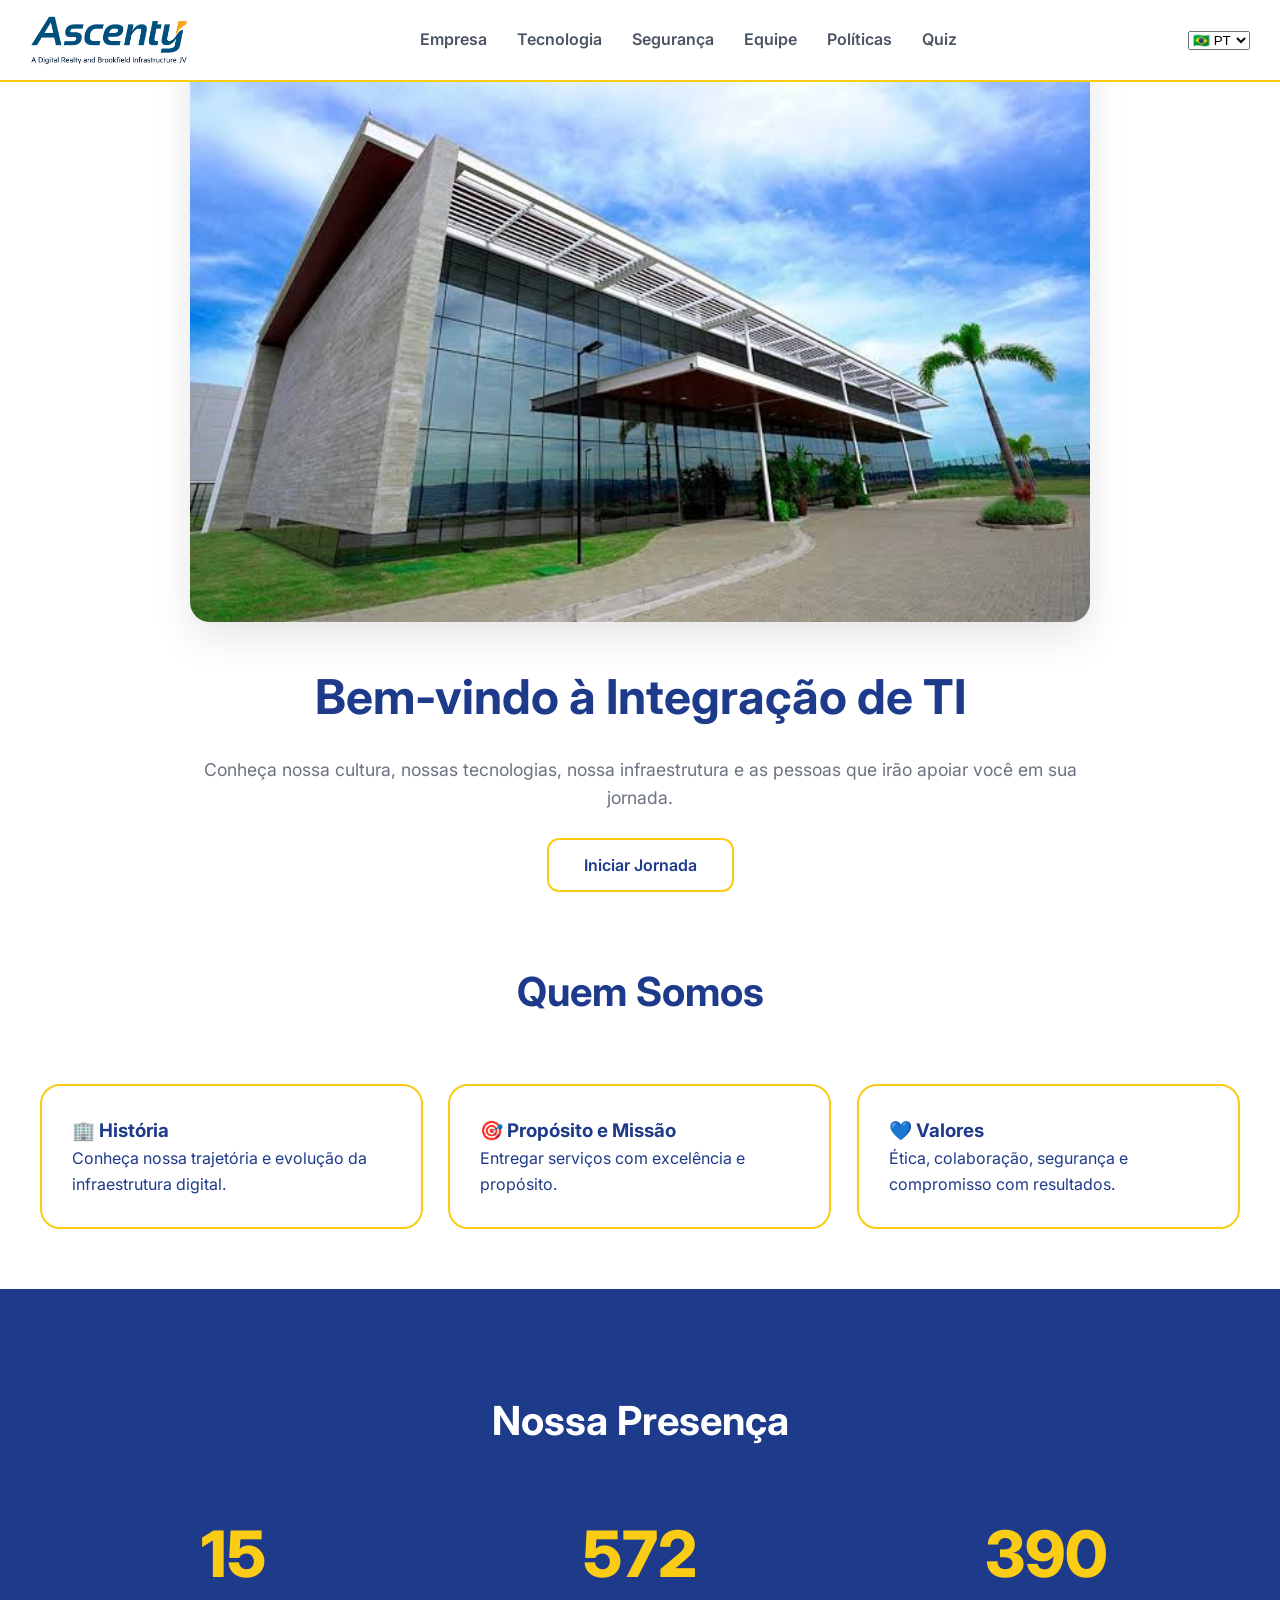
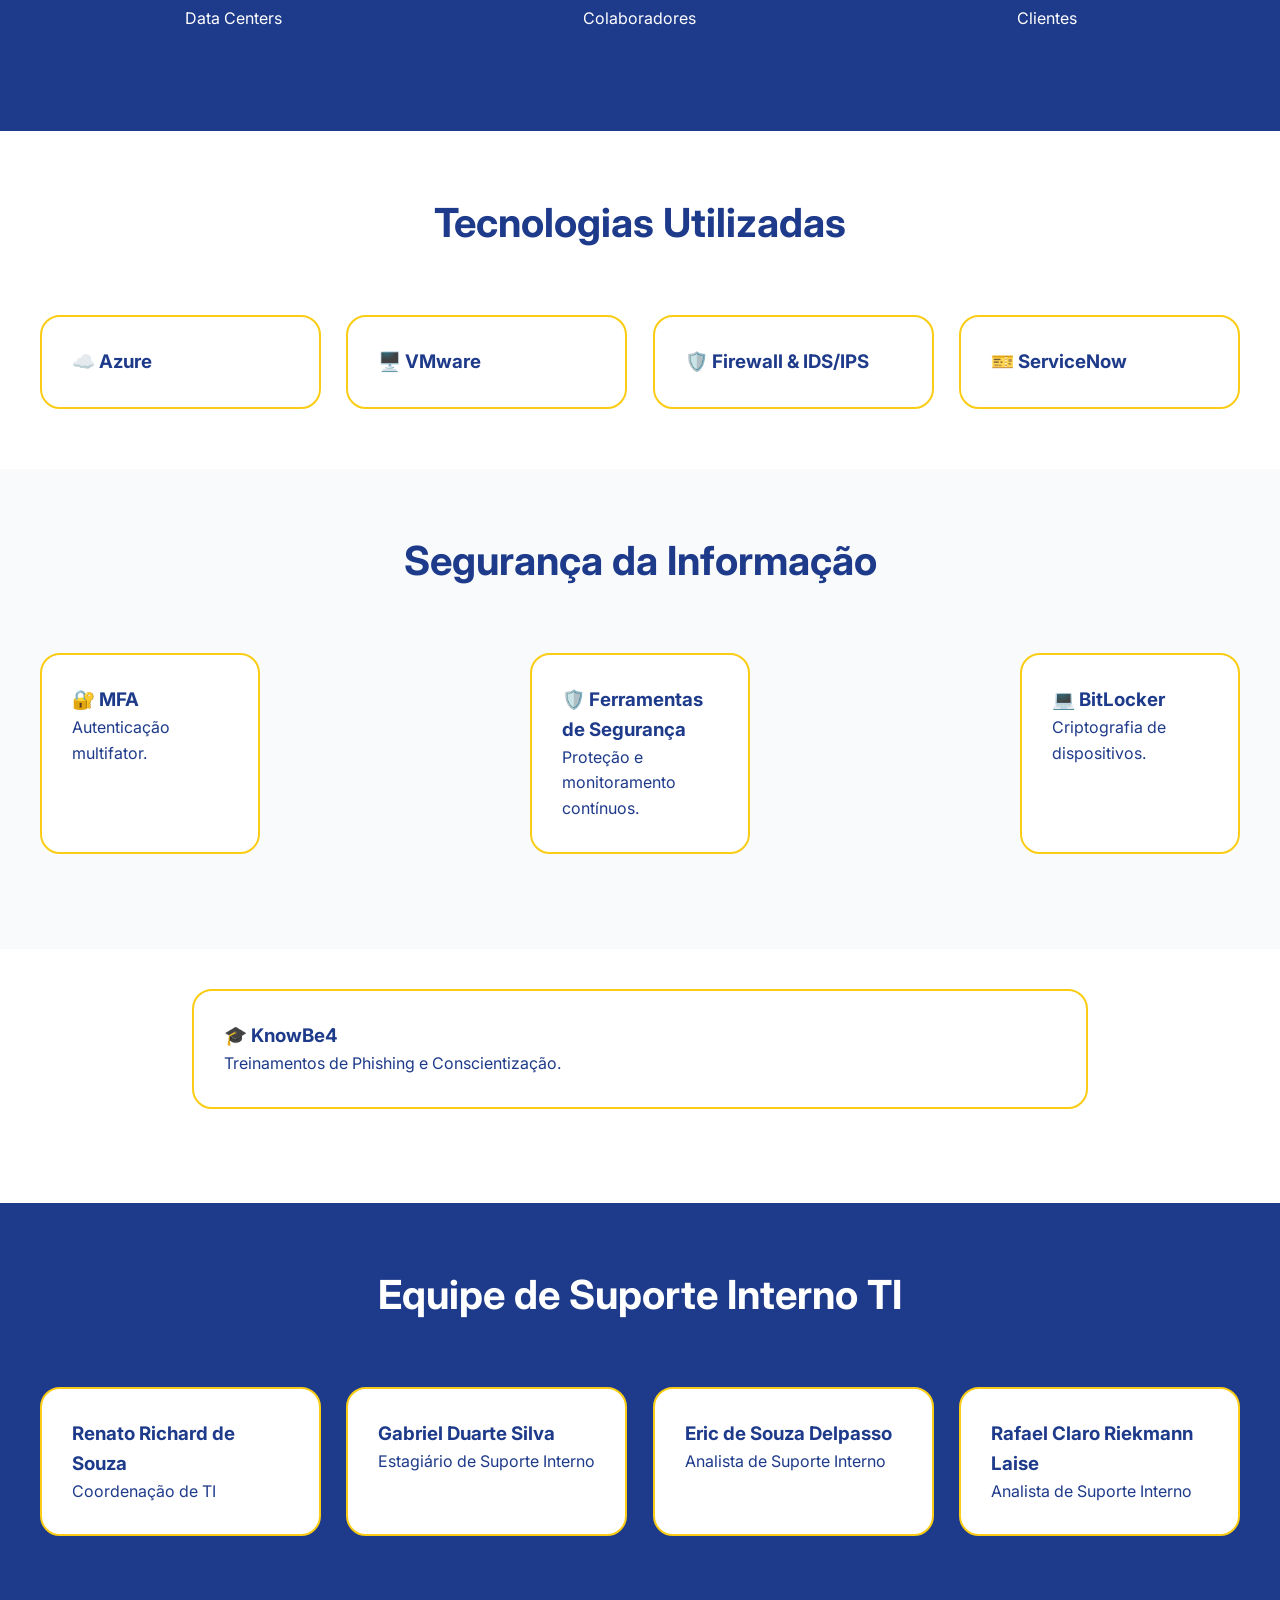
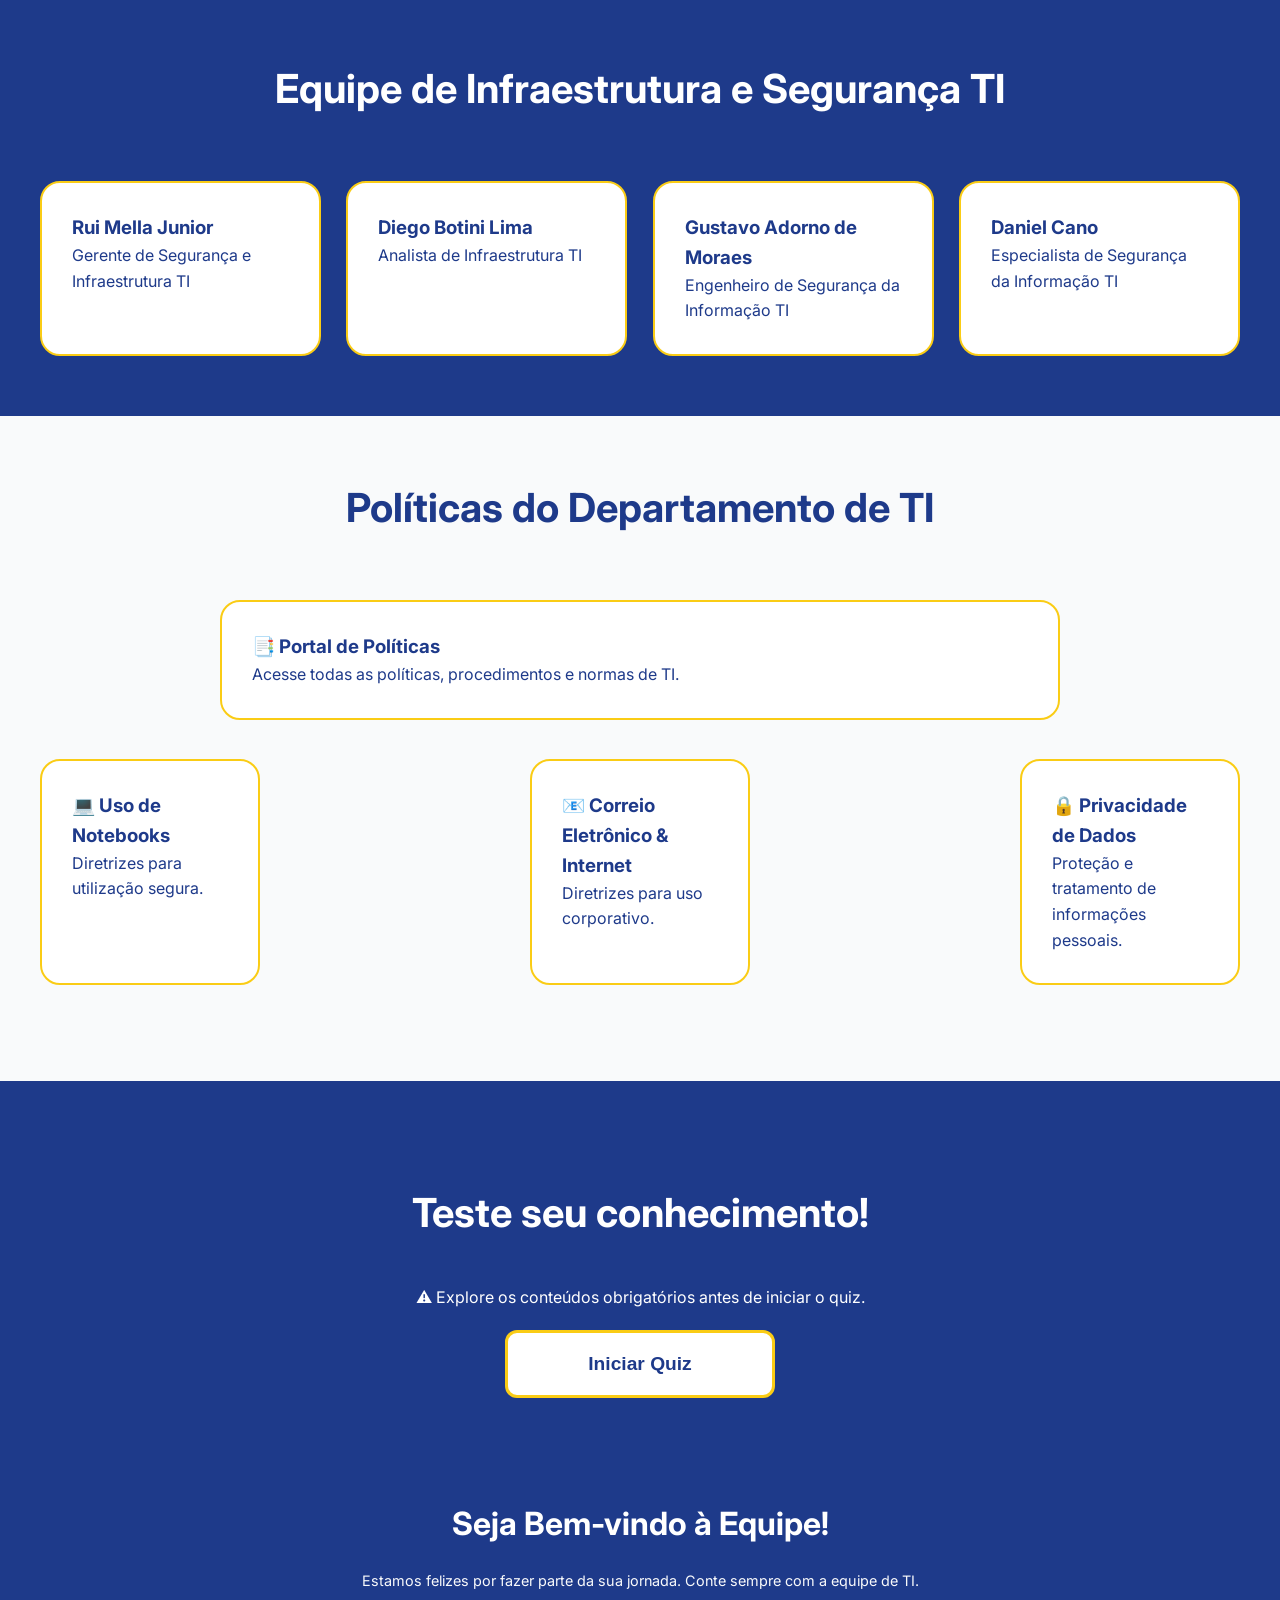
<file: public/index.html>
<!DOCTYPE html>
<html lang="pt-BR">
<head>
  <meta charset="UTF-8">
  <meta name="viewport" content="width=device-width, initial-scale=1.0">
  <title data-i18n="page_title"></title>

  <!-- Fonte Inter -->
  <link rel="preconnect" href="https://fonts.googleapis.com">
  <link rel="preconnect" href="https://fonts.gstatic.com" crossorigin>
  <link href="https://fonts.googleapis.com/css2?family=Inter:wght@400;600;800&display=swap" rel="stylesheet">

  <!-- CSS -->
  <link rel="stylesheet" href="css/style.css">

  <!-- Favicon -->
  <link rel="icon" href="assets/favicon.ico" type="image/x-icon">
</head>
<body>

<!-- NAVBAR -->
<header class="navbar">
  <div class="logo">
    <img src="assets/images/logo-ascenty.png" alt="Logo Ascenty">
  </div>
  <nav>
    <a href="#empresa" data-i18n="navbar_empresa"></a>
    <a href="#tecnologia" data-i18n="navbar_tecnologia"></a>
    <a href="#seguranca" data-i18n="navbar_seguranca"></a>
    <a href="#equipe" data-i18n="navbar_equipe"></a>
    <a href="#politicas" data-i18n="navbar_politicas"></a>
    <a href="#quiz" data-i18n="navbar_quiz"></a>
  </nav>

  <!-- Seletor de idioma -->
  <div class="lang-switcher">
    <select id="langSwitcher">
      <option value="pt">🇧🇷 PT</option>
      <option value="en">🇺🇸 EN</option>
      <option value="es">🇲🇽 ES</option>
    </select>
  </div>
</header>

<!-- HERO -->
<section class="hero">
  <div class="hero-content">
    <img src="assets/images/datacenter.png" alt="Datacenter Ascenty" class="hero-image">
    <h1 data-i18n="hero_title"></h1>
    <p data-i18n="hero_subtitle"></p>
    <a href="#empresa" class="btn" data-i18n="hero_button"></a>
  </div>
</section>


  <!-- EMPRESA -->
<section id="empresa" class="section">
  <h2 data-i18n="empresa_title"></h2>
  <div class="cards">
    <a href="https://ascenty1.sharepoint.com/sites/Ascenty2/SitePages/Nossa-Historia.aspx" class="card" target="_blank">
      <h3>🏢 <span data-i18n="empresa_historia_title"></span></h3>
      <p data-i18n="empresa_historia_text"></p>
    </a>
    <a href="https://ascenty1.sharepoint.com/sites/Ascenty2/SitePages/Proposito-e-Missao.aspx" class="card" target="_blank">
      <h3>🎯 <span data-i18n="empresa_proposito_title"></span></h3>
      <p data-i18n="empresa_proposito_text"></p>
    </a>
    <a href="https://ascenty1.sharepoint.com/sites/Ascenty2/SitePages/Nossos-Valores.aspx" class="card" target="_blank">
      <h3>💙 <span data-i18n="empresa_valores_title"></span></h3>
      <p data-i18n="empresa_valores_text"></p>
    </a>
  </div>
</section>

<!-- NÚMEROS -->
<section class="numbers">
  <h2 data-i18n="numeros_title"></h2>
  <div class="numbers-grid">
    <div>
      <span class="counter" data-target="28">0</span>
      <p data-i18n="numeros_datacenters"></p>
    </div>
    <div>
      <span class="counter" data-target="1100">0</span>
      <p data-i18n="numeros_colaboradores"></p>
    </div>
    <div>
      <span class="counter" data-target="750">0</span>
      <p data-i18n="numeros_clientes"></p>
    </div>
  </div>
</section>

<!-- TECNOLOGIAS -->
<section id="tecnologia" class="section">
  <h2 data-i18n="tecnologia_title"></h2>
  <div class="cards">
    <div class="card" onclick="openModal('azure')">
      <h3>☁️ <span data-i18n="tecnologia_azure_title"></span></h3>
    </div>
    <div class="card" onclick="openModal('vmware')">
      <h3>🖥️ <span data-i18n="tecnologia_vmware_title"></span></h3>
    </div>
    <div class="card" onclick="openModal('firewall')">
      <h3>🛡️ <span data-i18n="tecnologia_firewall_title"></span></h3>
    </div>
    <div class="card" onclick="openModal('servicenow')">
      <h3>🎫 <span data-i18n="tecnologia_servicenow_title"></span></h3>
    </div>
  </div>
</section>

<!-- MODAL -->
<div id="modal" class="modal">
  <div class="modal-content">
    <button class="close" onclick="closeModal()" aria-label="Fechar modal">&times;</button>
    <div id="modal-text" class="modal-body"></div>
  </div>
</div>


<!-- SEGURANÇA -->
<section id="seguranca" class="section dark">
  <h2 data-i18n="seguranca_title"></h2>
  <div class="cards">

    <!-- MFA -->
<div class="card" onclick="toggleExpand('mfa')">
  <h3>🔐 <span data-i18n="mfa_title"></span></h3>
  <p data-i18n="mfa_desc"></p>
</div>
<div id="mfa" class="expand">
  <h4 data-i18n="mfa_what"></h4>
  <p data-i18n="mfa_what_text"></p>
  <h4 data-i18n="mfa_why"></h4>
  <ul>
    <li data-i18n="mfa_point1"></li>
    <li data-i18n="mfa_point2"></li>
    <li data-i18n="mfa_point3"></li>
  </ul>
  <p><strong data-i18n="impact_label"></strong> <span data-i18n="mfa_impact"></span></p>
</div>

<!-- Ferramentas de Segurança -->
<div class="card" onclick="toggleExpand('ferramentas')">
  <h3>🛡️ <span data-i18n="ferramentas_title"></span></h3>
  <p data-i18n="ferramentas_desc"></p>
</div>
<div id="ferramentas" class="expand">
  <h4 data-i18n="ferramentas_what"></h4>
  <p data-i18n="ferramentas_what_text"></p>
  <h4 data-i18n="ferramentas_why"></h4>
  <ul>
    <li><strong>SentinelOne:</strong> <span data-i18n="ferramentas_point1"></span></li>
    <li><strong>Rapid7:</strong> <span data-i18n="ferramentas_point2"></span></li>
    <li><strong>NinjaOne:</strong> <span data-i18n="ferramentas_point3"></span></li>
    <li><strong>Zscaler:</strong> <span data-i18n="ferramentas_point4"></span></li>
  </ul>
  <p><strong data-i18n="impact_label"></strong> <span data-i18n="ferramentas_impact"></span></p>
</div>

<!-- BitLocker -->
<div class="card" onclick="toggleExpand('bitlocker')">
  <h3>💻 <span data-i18n="bitlocker_title"></span></h3>
  <p data-i18n="bitlocker_desc"></p>
</div>
<div id="bitlocker" class="expand">
  <h4 data-i18n="bitlocker_what"></h4>
  <p data-i18n="bitlocker_what_text"></p>
  <h4 data-i18n="bitlocker_why"></h4>
  <ul>
    <li data-i18n="bitlocker_point1"></li>
    <li data-i18n="bitlocker_point2"></li>
    <li data-i18n="bitlocker_point3"></li>
  </ul>
  <p><strong data-i18n="impact_label"></strong> <span data-i18n="bitlocker_impact"></span></p>
</div>

</div>
</section>

<!-- KnowBe4 Treinamentos -->
<div class="knowbe4-container">
  <div class="card knowbe4" onclick="toggleExpand('knowbe4')">
    <h3>🎓 <span data-i18n="knowbe4_title"></span></h3>
    <p data-i18n="knowbe4_desc"></p>
  </div>
  <div id="knowbe4" class="expand">
    <h4 data-i18n="knowbe4_what"></h4>
    <p data-i18n="knowbe4_what_text"></p>
    <h4 data-i18n="knowbe4_why"></h4>
    <ul>
      <li data-i18n="knowbe4_point1"></li>
      <li data-i18n="knowbe4_point2"></li>
      <li data-i18n="knowbe4_point3"></li>
      <li data-i18n="knowbe4_point4"></li>
    </ul>
    <p><strong data-i18n="impact_label"></strong> <span data-i18n="knowbe4_impact"></span></p>
    <div class="knowbe4-button">
      <a href="https://training.knowbe4.com/app/login" target="_blank" rel="noopener noreferrer" data-i18n="knowbe4_button"></a>
    </div>
  </div>
</div>

  <!-- EQUIPE -->
<section id="equipe" class="section">
  <h2 data-i18n="equipe_suporte_title"></h2>
  <div class="cards">
    <div class="card"><h3 data-i18n="equipe_renato_nome"></h3><p data-i18n="equipe_renato_funcao"></p></div>
    <div class="card"><h3 data-i18n="equipe_gabriel_nome"></h3><p data-i18n="equipe_gabriel_funcao"></p></div>
    <div class="card"><h3 data-i18n="equipe_eric_nome"></h3><p data-i18n="equipe_eric_funcao"></p></div>
    <div class="card"><h3 data-i18n="equipe_rafael_nome"></h3><p data-i18n="equipe_rafael_funcao"></p></div>
  </div>
</section>

<section id="infra" class="section">
  <h2 data-i18n="equipe_infra_title"></h2>
  <div class="cards">
    <div class="card"><h3 data-i18n="infra_rui_nome"></h3><p data-i18n="infra_rui_funcao"></p></div>
    <div class="card"><h3 data-i18n="infra_diego_nome"></h3><p data-i18n="infra_diego_funcao"></p></div>
    <div class="card"><h3 data-i18n="infra_gustavo_nome"></h3><p data-i18n="infra_gustavo_funcao"></p></div>
    <div class="card"><h3 data-i18n="infra_daniel_nome"></h3><p data-i18n="infra_daniel_funcao"></p></div>
  </div>
</section>

<!-- POLÍTICAS DE TI -->
<section id="politicas" class="section dark">
  <h2 data-i18n="politicas_title"></h2>

  <div class="cards destaque">
    <a href="https://ascenty1.sharepoint.com/sites/Ascenty2/SitePages/Tecnologia_da_Informacao.aspx" 
       class="card" target="_blank" rel="noopener noreferrer">
      <h3>📑 <span data-i18n="politicas_portal_title"></span></h3>
      <p data-i18n="politicas_portal_text"></p>
    </a>
  </div>

  <div class="cards politicas-grid">
    <!-- Uso de Notebooks -->
    <div class="card" onclick="toggleExpand('politica-notebook')">
      <h3>💻 <span data-i18n="politica_notebook_title"></span></h3>
      <p data-i18n="politica_notebook_desc"></p>
    </div>
    <div id="politica-notebook" class="expand">
      <h4 data-i18n="politica_notebook_what"></h4>
      <p data-i18n="politica_notebook_what_text"></p>
      <h4 data-i18n="politica_notebook_why"></h4>
      <ul>
        <li data-i18n="politica_notebook_point1"></li>
        <li data-i18n="politica_notebook_point2"></li>
        <li data-i18n="politica_notebook_point3"></li>
      </ul>
      <p><strong data-i18n="impact_label"></strong> <span data-i18n="politica_notebook_impact"></span></p>
    </div>

    <!-- Correio Eletrônico e Internet -->
    <div class="card" onclick="toggleExpand('politica-email-internet')">
      <h3>📧 <span data-i18n="politica_email_title"></span></h3>
      <p data-i18n="politica_email_desc"></p>
    </div>
    <div id="politica-email-internet" class="expand">
      <h4 data-i18n="politica_email_what"></h4>
      <p data-i18n="politica_email_what_text"></p>
      <h4 data-i18n="politica_email_why"></h4>
      <ul>
        <li data-i18n="politica_email_point1"></li>
        <li data-i18n="politica_email_point2"></li>
        <li data-i18n="politica_email_point3"></li>
      </ul>
      <p><strong data-i18n="impact_label"></strong> <span data-i18n="politica_email_impact"></span></p>
    </div>

    <!-- Privacidade de Dados -->
    <div class="card" onclick="toggleExpand('politica-privacidade')">
      <h3>🔒 <span data-i18n="politica_privacidade_title"></span></h3>
      <p data-i18n="politica_privacidade_desc"></p>
    </div>
    <div id="politica-privacidade" class="expand">
      <h4 data-i18n="politica_privacidade_what"></h4>
      <p data-i18n="politica_privacidade_what_text"></p>
      <h4 data-i18n="politica_privacidade_why"></h4>
      <ul>
        <li data-i18n="politica_privacidade_point1"></li>
        <li data-i18n="politica_privacidade_point2"></li>
        <li data-i18n="politica_privacidade_point3"></li>
      </ul>
      <p><strong data-i18n="impact_label"></strong> <span data-i18n="politica_privacidade_impact"></span></p>
    </div>
  </div>
</section>

  <!-- QUIZ -->
<section id="quiz" class="quiz-section locked">
  <h2 data-i18n="quiz_title"></h2>
  <p class="quiz-warning" data-i18n="quiz_warning"></p>
  <button id="startQuiz" class="quiz-btn" disabled data-i18n="quiz_button"></button>
  <div id="quizBox" class="quiz-box hidden">
    <div id="question" data-i18n="quiz_question"></div>
    <div id="options"></div>
    <button id="nextBtn" class="next-btn" data-i18n="quiz_next"></button>
  </div>
</section>

<!-- FOOTER -->
<footer>
  <h2 data-i18n="footer_title"></h2>
  <p data-i18n="footer_text"></p>
</footer>

<!-- JS -->
<script src="js/script.js"></script>
</body>
</html>
</file>
<file: public/css/style.css>
:root {
  --primary:#1e3a8a;       /* azul institucional */
  --accent:#facc15;        /* amarelo destaque */
  --background:#ffffff;    /* fundo branco */
  --background-dark:#f9fafb; /* fundo cinza claro */
  --text:#4b5563;          /* cinza escuro */
  --text-muted:#6b7280;    /* cinza médio */
}

* { margin:0; padding:0; box-sizing:border-box; }
html { scroll-behavior:smooth; }
body { font-family:'Inter',sans-serif; background:var(--background); color:var(--text); line-height:1.6; }

/* NAVBAR */
.navbar {
  position:fixed; top:0; left:0; width:100%;
  background:#ffffff; border-bottom:2px solid var(--accent);
  display:flex; justify-content:space-between; align-items:center;
  padding:20px 60px; z-index:1000;
}
.logo img { max-height:50px; width:auto; display:block; }
.navbar nav { display:flex; gap:30px; }
.navbar a { color:var(--text); text-decoration:none; transition:.3s; font-weight:600; }
.navbar a:hover { color:var(--primary); border-bottom:2px solid var(--accent); }

/* HERO */
.hero {
  min-height:100vh; display:flex; justify-content:center; align-items:center;
  text-align:center; padding:20px; background:var(--background);
}
.hero-content { max-width:900px; }
.hero h1 { font-size:4rem; margin-bottom:20px; color:var(--primary); }
.hero p { font-size:1.3rem; color:var(--text-muted); margin-bottom:40px; }
.hero-image {
  width:100%; max-width:900px; border-radius:20px;
  margin-bottom:30px; box-shadow:0 15px 40px rgba(0,0,0,.1);
}
.btn {
  background:#ffffff; color:var(--primary); text-decoration:none;
  padding:15px 35px; border-radius:12px; font-weight:600; transition:.3s;
  border:2px solid var(--accent);
}
.btn:hover { background:var(--accent); color:#000; transform:translateY(-3px); }

/* SECTIONS */
.section { padding:100px 80px; background:var(--background); }
.section h2 { text-align:center; margin-bottom:60px; font-size:2.5rem; color:var(--primary); }
.dark { background:var(--background-dark); }

/* CARDS */
.cards {
  display:grid; grid-template-columns:repeat(auto-fit,minmax(250px,1fr));
  gap:25px;
}
.card {
  display:block; background:#ffffff; padding:30px; border-radius:20px;
  border:2px solid var(--accent);
  transition:.3s; cursor:pointer; will-change:transform;
  text-decoration:none; color:var(--primary);
}
.card h3, .card p { color:var(--primary); }
.card:hover {
  transform:translateY(-8px);
  box-shadow:0 10px 25px rgba(250,204,21,0.4);
  background:var(--accent); color:#000;
}
.card:active {
  transform:scale(0.97);
  box-shadow:0 5px 15px rgba(250,204,21,0.6);
}

/* EXPANSÃO DOS CARDS */
.expand {
  max-height:0; overflow:hidden;
  background:var(--background-dark);
  margin-top:10px; padding:0 20px;
  border-radius:10px;
  transition:max-height 0.5s ease, padding 0.5s ease;
}
.expand.open { max-height:600px; padding:20px; }
.expand h4 { color:var(--primary); margin-top:10px; }
.expand ul { margin:10px 0 20px 20px; color:var(--text-muted); }
.expand p { color:var(--text); }

/* NÚMEROS */
.numbers { background:var(--primary); padding:100px 50px; }
.numbers h2 { color:#fff; text-align:center; margin-bottom:50px; font-size:2.5rem; }
.numbers-grid {
  display:grid; grid-template-columns:repeat(auto-fit,minmax(200px,1fr));
  gap:40px; text-align:center;
}
.counter { display:block; font-size:4rem; font-weight:800; color:var(--accent); }
.numbers-grid p { color:#fff; }

/* MODAL */
.modal {
  display:none; position:fixed; z-index:2000; left:0; top:0;
  width:100%; height:100%; background:rgba(0,0,0,0.7);
  justify-content:center; align-items:center;
}
.modal-content {
  background:#ffffff; color:var(--text); padding:30px; border-radius:15px;
  max-width:600px; text-align:left;
  box-shadow:0 10px 30px rgba(0,0,0,0.2);
}
.close { float:right; font-size:28px; cursor:pointer; font-weight:bold; }
.close:hover { color:red; }

/* KNOWBE4 */
.knowbe4-container { display:flex; flex-direction:column; align-items:center; margin-top:40px; width:100%; margin-bottom:80px; }
.card.knowbe4 { width:70%; }
#knowbe4.expand { width:70%; margin-top:15px; background:var(--background-dark); border-radius:10px; padding:0 20px; text-align:left; color:var(--text); max-height:0; overflow:hidden; transition:max-height 0.5s ease, padding 0.5s ease; }
#knowbe4.expand.open { max-height:600px; padding:20px; }
.knowbe4-button { text-align:center; margin-top:20px; }
.knowbe4-button a {
  display:inline-block; background:#fff; color:var(--primary);
  border:2px solid var(--accent); font-weight:600;
  padding:12px 25px; border-radius:10px; text-decoration:none;
  transition:0.3s ease;
}
.knowbe4-button a:hover { background:var(--accent); color:#000; transform:translateY(-3px); }

/* QUIZ */
.quiz-section { background:var(--primary); text-align:center; padding:100px 50px; }
.quiz-section h2 { color:#fff; font-size:2.5rem; margin-bottom:40px; }
.quiz-warning { color:#fff; margin-bottom:20px; }
.quiz-btn {
  background:#fff; color:var(--primary);
  border:3px solid var(--accent); font-weight:700;
  font-size:1.2rem; padding:20px 80px;
  border-radius:12px; cursor:pointer; transition:0.3s ease;
}
.quiz-btn:hover { background:var(--accent); color:#000; transform:translateY(-3px); }
.quiz-box {
  background:#fff; color:var(--primary);
  border-radius:15px; padding:30px; margin-top:40px;
  max-width:600px; margin-left:auto; margin-right:auto;
  box-shadow:0 10px 25px rgba(0,0,0,0.2);
}
.hidden { display:none; }
#question { font-size:1.3rem; font-weight:600; margin-bottom:20px; }
#options button {
  display:block; width:100%; margin:8px 0; padding:12px;
  border:2px solid var(--accent); border-radius:8px;
  background:#fff; color:var(--primary); font-weight:600;
  cursor:pointer; transition:0.3s ease;
}
#options button:hover { background:var(--accent); color:#000; }
.next-btn {
  background:#fff; color:var(--primary);
  border:2px solid var(--accent); font-weight:700;
  padding:12px 25px; border-radius:10px;
  margin-top:20px; cursor:pointer; transition:0.3s ease;
}
.next-btn:hover { background:var(--accent); color:#000; }

/* FOOTER */
footer {
  background:var(--primary); color:#fff;
  text-align:center; padding:60px 20px; margin-top:-60px;
}
footer h2 { color:#fff; font-size:2rem; margin-bottom:20px; }
footer p { color:#f9fafb; font-size:0.9rem; }

/* RESPONSIVO */
@media(max-width:768px) {
  .navbar { 
    padding:20px; 
    flex-direction:column; 
    gap:20px; 
  }
  .navbar nav { 
    flex-wrap:wrap; 
    justify-content:center; 
  }
  .hero h1 { 
    font-size:2.5rem; 
  }
  .section { 
    padding:80px 25px; 
  }
  .quiz-btn { 
    padding:15px 40px; 
    font-size:1rem; 
  }
  .quiz-box { 
    padding:20px; 
  }
  .numbers-grid { 
    gap:20px; 
  }
  .counter { 
    font-size:2.5rem; 
  }
}

/* Corrige o tamanho do card do Portal de Políticas */
.cards.destaque {
  display: flex;
  justify-content: center;
  margin-bottom: 40px;
}

.cards.destaque .card {
  width: 70%; /* mesmo tamanho do KnowBe4 */
  max-width: 900px;
}

/* Fundo azul para as seções de equipe */
#equipe,
#infra {
  background: var(--primary); /* azul institucional */
  color: #fff; /* texto branco */
}

/* Títulos brancos */
#equipe h2,
#infra h2 {
  color: #fff;
}

/* Mantém os cards com o mesmo estilo */
#equipe .card,
#infra .card {
  background: #fff;
  color: var(--primary);
  border: 2px solid var(--accent);
}

/* Hover dos cards */
#equipe .card:hover,
#infra .card:hover {
  background: var(--accent);
  color: #000;
  transform: translateY(-8px);
  box-shadow: 0 10px 25px rgba(250, 204, 21, 0.4);
}

/* Ajuste para notebooks e telas médias */
@media(max-width: 1366px) {
  .hero h1 { font-size: 3rem; }
  .hero p { font-size: 1.1rem; }
  .section { padding: 60px 40px; }
  .cards { grid-template-columns: repeat(auto-fit, minmax(220px, 1fr)); }
  .navbar { padding: 15px 30px; }
}
</file>
